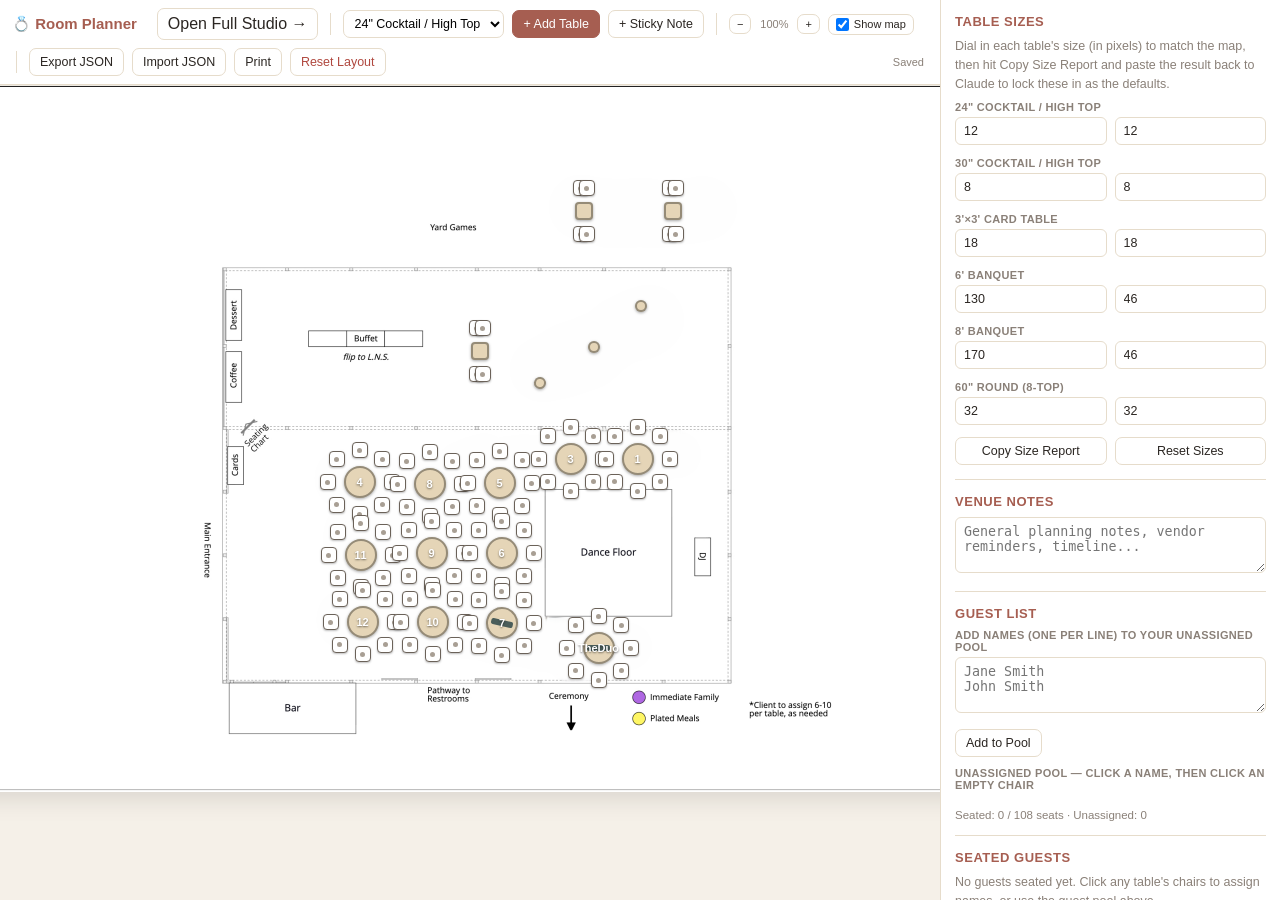
<file: index.html>
<!doctype html>
<html lang="en">
<head>
<meta charset="UTF-8">
<meta name="viewport" content="width=device-width, initial-scale=1.0">
<title>Wedding Room Planner</title>
<style>
  :root{
    --bg:#f5f0e8;
    --panel:#ffffff;
    --ink:#2b2622;
    --muted:#8a8078;
    --line:#e6dccb;
    --accent:#A65E51;
    --accent2:#C2934A;
    --danger:#b0483f;
    --radius:10px;
  }
  *{box-sizing:border-box;}
  html,body{margin:0;height:100%;background:var(--bg);color:var(--ink);
    font-family:-apple-system,BlinkMacSystemFont,"Segoe UI",Helvetica,Arial,sans-serif;}
  #app{display:flex;height:100vh;overflow:hidden;}

  /* ---------- Toolbar ---------- */
  #toolbar{
    display:flex;align-items:center;gap:8px;flex-wrap:wrap;
    padding:8px 12px;background:var(--panel);border-bottom:1px solid var(--line);
    position:absolute;top:0;left:0;right:340px;z-index:20;
  }
  #toolbar h1{font-size:15px;margin:0 12px 0 0;font-weight:700;color:var(--accent);white-space:nowrap;}
  #toolbar .sep{width:1px;height:22px;background:var(--line);margin:0 4px;}
  button, select, input[type=text]{
    font:inherit;font-size:12.5px;
  }
  .btn{
    border:1px solid var(--line);background:#fff;color:var(--ink);
    padding:6px 10px;border-radius:7px;cursor:pointer;white-space:nowrap;
    text-decoration:none;display:inline-block;
  }
  .btn:hover{border-color:var(--accent2);}
  .btn.primary{background:var(--accent);color:#fff;border-color:var(--accent);}
  .btn.primary:hover{background:#82563d;}
  .btn.danger{color:var(--danger);}
  .btn.small{padding:3px 7px;font-size:11px;}
  select{border:1px solid var(--line);border-radius:7px;padding:5px 6px;background:#fff;}

  /* ---------- Canvas area ---------- */
  #canvasWrap{
    flex:1;overflow:auto;position:relative;padding-top:46px;
    background:
      linear-gradient(var(--bg),var(--bg));
  }
  #canvasScroll{
    min-width:100%;min-height:100%;
    display:flex;align-items:flex-start;justify-content:center;
    padding:40px;
  }
  #room{
    position:relative;width:1057px;height:706px;
    background:#fff;box-shadow:0 6px 24px rgba(0,0,0,.12);
    transform-origin:top left;
    flex:none;
  }
  #room img#bgimg{
    position:absolute;top:0;left:0;width:100%;height:100%;
    pointer-events:none;user-select:none;
  }

  /* ---------- Table ---------- */
  .table{
    position:absolute;
    display:flex;align-items:center;justify-content:center;
    cursor:grab;
    box-shadow:0 1px 3px rgba(0,0,0,.35);
    border:2px solid rgba(0,0,0,.35);
    color:#fff;
    font-size:11px;font-weight:700;text-shadow:0 1px 2px rgba(0,0,0,.5);
    user-select:none;
  }
  .table.round{border-radius:50%;}
  .table.square,.table.rect{border-radius:4px;}
  .table.selected{outline:3px solid #2f8fd6;outline-offset:2px;}
  .table:active{cursor:grabbing;}
  .runner{
    position:absolute;pointer-events:none;border-radius:2px;
  }
  .tlabel{position:relative;z-index:2;pointer-events:none;text-align:center;line-height:1.15;}

  /* ---------- Chair ---------- */
  .chair{
    position:absolute;width:16px;height:16px;margin:-8px;
    background:#fff;border:1.5px solid #6b6259;border-radius:4px;
    cursor:pointer;
    display:flex;align-items:center;justify-content:center;
    font-size:8px;color:#3a352f;
    box-shadow:0 1px 2px rgba(0,0,0,.25);
  }
  .chair.filled{background:#ffe9b3;border-color:#c99a3f;}
  .chair.selected{outline:2px solid #2f8fd6;}
  .chair .dot{width:5px;height:5px;border-radius:50%;background:#a89f94;}
  .chair.filled .dot{display:none;}

  /* ---------- Notes / sticky ---------- */
  .sticky{
    position:absolute;width:150px;min-height:90px;background:#E5D5B7;
    border:1px solid #C2934A;border-radius:4px;box-shadow:0 2px 6px rgba(0,0,0,.2);
    padding:8px;font-size:11.5px;cursor:grab;
  }
  .sticky:active{cursor:grabbing;}
  .sticky textarea{
    width:100%;height:70px;border:none;background:transparent;resize:none;
    font:inherit;outline:none;color:#4A3B2A;
  }
  .sticky .stickyHead{display:flex;justify-content:space-between;font-weight:700;color:#A65E51;margin-bottom:2px;}

  /* ---------- Side panel ---------- */
  #panel{
    width:340px;flex:none;background:var(--panel);border-left:1px solid var(--line);
    overflow-y:auto;padding:14px;
  }
  #panel h2{font-size:13px;margin:0 0 8px;color:var(--accent);text-transform:uppercase;letter-spacing:.04em;}
  .field{margin-bottom:12px;}
  .field label{display:block;font-size:11px;color:var(--muted);margin-bottom:4px;font-weight:600;text-transform:uppercase;letter-spacing:.03em;}
  .field input[type=text], .field textarea, .field select{
    width:100%;padding:6px 8px;border:1px solid var(--line);border-radius:6px;background:#fff;color:var(--ink);
  }
  .field textarea{resize:vertical;min-height:56px;}
  .row{display:flex;gap:8px;}
  .row > *{flex:1;}
  .swatches{display:flex;flex-wrap:wrap;gap:6px;margin-top:4px;}
  .swatch{width:22px;height:22px;border-radius:50%;border:2px solid #fff;box-shadow:0 0 0 1px var(--line);cursor:pointer;}
  .swatch.active{box-shadow:0 0 0 2px var(--accent);}
  .seatlist{display:flex;flex-direction:column;gap:4px;max-height:220px;overflow-y:auto;}
  .seatrow{display:flex;gap:6px;align-items:center;}
  .seatrow span{width:18px;font-size:10px;color:var(--muted);}
  .seatrow input{flex:1;padding:4px 6px;border:1px solid var(--line);border-radius:5px;font-size:12px;}
  .empty-hint{color:var(--muted);font-size:12.5px;line-height:1.5;}
  hr.sep2{border:none;border-top:1px solid var(--line);margin:14px 0;}
  #guestPool{display:flex;flex-wrap:wrap;gap:5px;margin-top:6px;max-height:140px;overflow-y:auto;}
  .chip{
    background:#f1ece5;border:1px solid var(--line);border-radius:12px;
    padding:3px 9px;font-size:11.5px;cursor:pointer;
  }
  .chip:hover{border-color:var(--accent2);}
  .stat{font-size:11.5px;color:var(--muted);margin-top:6px;}
  .zoomctl{display:flex;align-items:center;gap:4px;}
  .zoomctl span{font-size:11px;width:38px;text-align:center;color:var(--muted);}
  #saveState{font-size:11px;color:var(--muted);margin-left:auto;padding-right:4px;white-space:nowrap;}

  @media print{
    #toolbar,#panel{display:none!important;}
    #canvasWrap{padding:0;overflow:visible;}
    #canvasScroll{padding:0;}
    #app{height:auto;}
    #room{box-shadow:none;}
  }
</style>
</head>
<body>
<div id="app">
  <div id="toolbar">
    <h1>💍 Room Planner</h1>
    <a class="btn" href="./studio/" title="Guests, budget, vendors, timeline, and more">Open Full Studio →</a>
    <div class="sep"></div>
    <select id="addTableType"></select>
    <button class="btn primary" id="addTableBtn">+ Add Table</button>
    <button class="btn" id="addNoteBtn">+ Sticky Note</button>
    <div class="sep"></div>
    <div class="zoomctl">
      <button class="btn small" id="zoomOut">−</button>
      <span id="zoomLabel">100%</span>
      <button class="btn small" id="zoomIn">+</button>
    </div>
    <label class="btn small" style="display:flex;align-items:center;gap:5px;">
      <input type="checkbox" id="bgToggle" checked style="margin:0;"> Show map
    </label>
    <div class="sep"></div>
    <button class="btn" id="exportBtn">Export JSON</button>
    <button class="btn" id="importBtn">Import JSON</button>
    <input type="file" id="importFile" accept="application/json" style="display:none;">
    <button class="btn" id="printBtn">Print</button>
    <button class="btn danger" id="resetBtn">Reset Layout</button>
    <span id="saveState">Saved</span>
  </div>

  <div id="canvasWrap">
    <div id="canvasScroll">
      <div id="room">
        <img id="bgimg" src="maplayout.png" alt="Venue map">
        <!-- tables, chairs, stickies injected here -->
      </div>
    </div>
  </div>

  <div id="panel"></div>
</div>

<script>
(function(){
  "use strict";

  // Wedding palette: Terracotta, Deep Teal/Eucalyptus, Ochre, Dusty Rose, Champagne
  var PALETTE = {
    terracotta: '#A65E51',
    teal:       '#4A5D5A',
    ochre:      '#C2934A',
    dustyrose:  '#C08E83',
    champagne:  '#E5D5B7'
  };

  var TABLE_TYPES = {
    cocktail24: {label:'24" Cocktail / High Top', shape:'round', w:12, h:12, seats:0, color:PALETTE.teal},
    cocktail30: {label:'30" Cocktail / High Top', shape:'round', w:8,  h:8,  seats:0, color:PALETTE.teal},
    card3x3:    {label:'3\'×3\' Card Table',        shape:'square', w:18, h:18, seats:4, color:PALETTE.dustyrose},
    banquet6:   {label:"6' Banquet",                shape:'rect', w:130, h:46, seats:6, color:PALETTE.terracotta},
    banquet8:   {label:"8' Banquet",                shape:'rect', w:170, h:46, seats:8, color:PALETTE.terracotta},
    round60:    {label:'60" Round (8-top)',         shape:'round', w:32, h:32, seats:8, color:PALETTE.terracotta}
  };

  // Table color swatches — the wedding palette first, plus a few practical extras
  var COLORS = [PALETTE.terracotta, PALETTE.teal, PALETTE.ochre, PALETTE.dustyrose, PALETTE.champagne,
                '#8a8078', '#3f3a35', '#5c7a99'];
  // Runner colors — champagne linen + palette accents, plus white/neutral options
  var RUNNER_COLORS = [PALETTE.champagne, '#ffffff', PALETTE.dustyrose, PALETTE.terracotta,
                       PALETTE.ochre, PALETTE.teal, '#eae4da', '#d6c6a3'];

  var STORAGE_KEY = 'weddingRoomPlannerState_v1';

  var state = null;
  var selectedId = null;
  var zoom = 1;
  var saveTimer = null;

  // ---------- default / seed layout ----------
  // Positions/rotations below are the client's own dialed-in layout (exported
  // from the app), not a guess — table sizes are now the TABLE_TYPES defaults.
  function seedState(){
    var s = { tables: [], stickies: [], guestPool: [], notes: '', nextId: 1, tableSizes: {} };
    function id(){ return 't' + (s.nextId++); }

    function addTable(type, x, y, rot, label, opts){
      opts = opts || {};
      var def = TABLE_TYPES[type];
      var n = (opts.seats !== undefined) ? opts.seats : def.seats;
      var seats = [];
      for (var i=0;i<n;i++) seats.push({name:''});
      var t = mkTable(id(), type, x, y, rot||0, label||'', seats);
      if (opts.color) t.color = opts.color;
      if (opts.runner) { t.runner = true; t.runnerColor = opts.runnerColor || t.runnerColor; }
      s.tables.push(t);
    }

    var CHAMPAGNE = PALETTE.champagne, TEAL = PALETTE.teal;

    // dinner tables (all 60" rounds, 8-top)
    addTable('round60', 629, 373, 0, '3',  {color: CHAMPAGNE});
    addTable('round60', 696, 373, 0, '1',  {color: CHAMPAGNE});
    addTable('round60', 418, 396, 0, '4',  {color: CHAMPAGNE});
    addTable('round60', 488, 398, 0, '8',  {color: CHAMPAGNE});
    addTable('round60', 558, 397, 0, '5',  {color: CHAMPAGNE});
    addTable('round60', 419, 469, 0, '11', {color: CHAMPAGNE});
    addTable('round60', 490, 467, 0, '9',  {color: CHAMPAGNE});
    addTable('round60', 560, 467, 0, '6',  {color: CHAMPAGNE});
    addTable('round60', 421, 536, 0, '12', {color: CHAMPAGNE});
    addTable('round60', 491, 536, 0, '10', {color: CHAMPAGNE});
    addTable('round60', 560, 537, 13,'7',  {color: CHAMPAGNE, runner: true, runnerColor: TEAL});

    // sweetheart table
    addTable('round60', 657, 562, 0, 'TheDuo', {color: CHAMPAGNE, runner: true, runnerColor: TEAL});

    // hi-top cocktail circles (standing, no seats)
    addTable('cocktail24', 598, 297, 8, '', {color: CHAMPAGNE});
    addTable('cocktail24', 652, 261, 0, '', {color: CHAMPAGNE});
    addTable('cocktail24', 699, 220, 0, '', {color: CHAMPAGNE});

    // extra seating card tables
    addTable('card3x3', 538, 265, 0, '', {color: CHAMPAGNE});
    addTable('card3x3', 642, 125, 0, '', {color: CHAMPAGNE});
    addTable('card3x3', 731, 125, 0, '', {color: CHAMPAGNE});

    return s;
  }

  function mkTable(tid, type, x, y, rot, label, seats){
    var def = TABLE_TYPES[type];
    return {
      id: tid, type: type, x: x, y: y, rot: rot||0,
      label: label||'', color: def.color, runner: false, runnerColor: '#ffffff',
      notes: '', seats: seats
    };
  }

  // ---------- persistence ----------
  function save(){
    try{
      localStorage.setItem(STORAGE_KEY, JSON.stringify(state));
      flashSaved();
    }catch(e){ console.warn('save failed', e); }
  }
  function scheduleSave(){
    clearTimeout(saveTimer);
    document.getElementById('saveState').textContent = 'Saving…';
    saveTimer = setTimeout(save, 350);
  }
  function flashSaved(){
    document.getElementById('saveState').textContent =
      'Saved ' + new Date().toLocaleTimeString([], {hour:'2-digit',minute:'2-digit'});
  }
  function load(){
    try{
      var raw = localStorage.getItem(STORAGE_KEY);
      if (raw) return JSON.parse(raw);
    }catch(e){ console.warn('load failed', e); }
    return null;
  }

  state = load() || seedState();
  state.tableSizes = state.tableSizes || {}; // per-type {w,h} overrides, dialed in visually

  // merged type definition: base catalog entry + any size override the user has dialed in
  function typeDef(type){
    var base = TABLE_TYPES[type];
    var override = state.tableSizes[type];
    if (!override) return base;
    return { label: base.label, shape: base.shape, seats: base.seats, color: base.color,
             w: override.w, h: override.h };
  }

  // ---------- seat position helper ----------
  function defaultSeatPositions(table){
    var def = typeDef(table.type);
    var n = table.seats.length;
    var pts = [];
    if (n === 0) return pts;
    if (def.shape === 'round'){
      var r = def.w/2 + 16;
      for (var i=0;i<n;i++){
        var a = (Math.PI*2 * i / n) - Math.PI/2;
        pts.push({x: table.x + r*Math.cos(a), y: table.y + r*Math.sin(a)});
      }
    } else {
      // rect/square: distribute along the two long edges (top/bottom), then sides if needed
      var hw = def.w/2, hh = def.h/2, pad = 14;
      var perSide = Math.ceil(n/2);
      var idx = 0;
      for (var side=0; side<2 && idx<n; side++){
        var yOff = side===0 ? -(hh+pad) : (hh+pad);
        var count = Math.min(perSide, n-idx);
        for (var k=0;k<count;k++){
          var frac = (k+1)/(count+1);
          var xOff = -hw + frac*def.w*2*hw/def.w; // placeholder, replaced below
          xOff = -hw + frac*(2*hw);
          pts.push(rot({x:xOff,y:yOff}, table.rot, table));
          idx++;
        }
      }
    }
    return pts;
  }
  function rot(local, deg, table){
    var rad = deg * Math.PI/180;
    var cx = Math.cos(rad), sx = Math.sin(rad);
    return {
      x: table.x + local.x*cx - local.y*sx,
      y: table.y + local.x*sx + local.y*cx
    };
  }

  function ensureSeatPositions(table, forceAll){
    var pts = defaultSeatPositions(table);
    for (var i=0;i<table.seats.length;i++){
      var seat = table.seats[i];
      if (forceAll || seat.x === undefined || seat.y === undefined){
        seat.x = pts[i] ? pts[i].x : table.x;
        seat.y = pts[i] ? pts[i].y : table.y;
      }
    }
  }

  // recompute seats whose position hasn't been manually dragged (custom flag false)
  function relayoutTable(table, opts){
    opts = opts || {};
    var pts = defaultSeatPositions(table);
    for (var i=0;i<table.seats.length;i++){
      var seat = table.seats[i];
      if (opts.force || !seat.custom){
        if (pts[i]){ seat.x = pts[i].x; seat.y = pts[i].y; }
      }
    }
  }

  // ---------- rendering ----------
  var room = document.getElementById('room');
  var panel = document.getElementById('panel');

  function render(){
    // clear dynamic nodes
    Array.prototype.slice.call(room.querySelectorAll('.table,.chair,.sticky')).forEach(function(n){ n.remove(); });

    state.tables.forEach(renderTable);
    state.stickies.forEach(renderSticky);

    room.style.transform = 'scale(' + zoom + ')';
    document.getElementById('zoomLabel').textContent = Math.round(zoom*100) + '%';
    document.getElementById('bgimg').style.display = document.getElementById('bgToggle').checked ? '' : 'none';

    renderPanel();
  }

  function renderTable(table){
    var def = typeDef(table.type);
    var el = document.createElement('div');
    el.className = 'table ' + def.shape + (table.id===selectedId ? ' selected':'');
    el.style.width = def.w+'px';
    el.style.height = def.h+'px';
    el.style.left = table.x+'px';
    el.style.top = table.y+'px';
    el.style.marginLeft = (-def.w/2)+'px';
    el.style.marginTop = (-def.h/2)+'px';
    el.style.background = table.color;
    el.style.transform = 'rotate('+table.rot+'deg)';
    el.dataset.id = table.id;

    if (table.runner){
      var runner = document.createElement('div');
      runner.className = 'runner';
      runner.style.background = table.runnerColor;
      if (def.shape === 'round'){
        runner.style.left = '10%'; runner.style.right='10%';
        runner.style.top = '40%'; runner.style.height = '20%';
      } else {
        runner.style.left = '6%'; runner.style.right='6%';
        runner.style.top = '38%'; runner.style.height = '24%';
      }
      el.appendChild(runner);
    }

    var lbl = document.createElement('div');
    lbl.className = 'tlabel';
    lbl.style.transform = 'rotate(' + (-table.rot) + 'deg)';
    lbl.textContent = table.label || '';
    el.appendChild(lbl);

    makeDraggable(el, function(dx,dy){
      table.x += dx; table.y += dy;
      table.seats.forEach(function(seat){ seat.x += dx; seat.y += dy; });
      quickMoveDom(table);
    }, function(){ scheduleSave(); });

    el.addEventListener('click', function(ev){
      ev.stopPropagation();
      selectedId = table.id;
      render();
    });

    room.appendChild(el);

    // chairs
    if (!table._seatInit){ ensureSeatPositions(table); table._seatInit = true; }
    table.seats.forEach(function(seat, idx){ renderChair(table, seat, idx); });
  }

  function quickMoveDom(table){
    // lightweight reposition during drag without full re-render (perf + keeps focus)
    var el = room.querySelector('.table[data-id="'+table.id+'"]');
    if (el){ el.style.left = table.x+'px'; el.style.top = table.y+'px'; }
    table.seats.forEach(function(seat){
      var cel = room.querySelector('.chair[data-tid="'+table.id+'"][data-sid="'+seat._uid+'"]');
      if (cel){ cel.style.left = seat.x+'px'; cel.style.top = seat.y+'px'; }
    });
  }

  var seatUidCounter = 1;
  function renderChair(table, seat, idx){
    if (!seat._uid) seat._uid = seatUidCounter++;
    var el = document.createElement('div');
    el.className = 'chair' + (seat.name ? ' filled':'') + (selectedId===('seat:'+table.id+':'+idx)?' selected':'');
    el.style.left = seat.x+'px';
    el.style.top = seat.y+'px';
    el.dataset.tid = table.id;
    el.dataset.sid = seat._uid;
    el.title = seat.name || 'Empty seat — click to assign';
    if (!seat.name){
      var dot = document.createElement('div');
      dot.className='dot';
      el.appendChild(dot);
    } else {
      el.textContent = initials(seat.name);
    }

    makeDraggable(el, function(dx,dy){
      seat.x += dx; seat.y += dy; seat.custom = true;
      el.style.left = seat.x+'px'; el.style.top = seat.y+'px';
    }, function(){ scheduleSave(); }, true);

    el.addEventListener('click', function(ev){
      ev.stopPropagation();
      var name = window.prompt('Guest name for this seat (table ' + (table.label||table.id) + '):', seat.name||'');
      if (name !== null){
        seat.name = name.trim();
        scheduleSave();
        render();
      }
    });

    room.appendChild(el);
  }

  function initials(name){
    return name.split(/\s+/).map(function(p){return p[0];}).slice(0,2).join('').toUpperCase();
  }

  function renderSticky(note){
    var el = document.createElement('div');
    el.className = 'sticky';
    el.style.left = note.x+'px';
    el.style.top = note.y+'px';
    el.innerHTML = '<div class="stickyHead"><span>Note</span><span class="delnote" style="cursor:pointer;">✕</span></div>';
    var ta = document.createElement('textarea');
    ta.value = note.text || '';
    ta.placeholder = 'Type a note…';
    ta.addEventListener('input', function(){ note.text = ta.value; scheduleSave(); });
    ta.addEventListener('mousedown', function(ev){ ev.stopPropagation(); });
    el.appendChild(ta);

    el.querySelector('.delnote').addEventListener('click', function(ev){
      ev.stopPropagation();
      state.stickies = state.stickies.filter(function(n){ return n!==note; });
      scheduleSave(); render();
    });

    makeDraggable(el, function(dx,dy){
      note.x += dx; note.y += dy;
      el.style.left = note.x+'px'; el.style.top = note.y+'px';
    }, function(){ scheduleSave(); });

    room.appendChild(el);
  }

  // ---------- drag helper (pointer events, zoom-aware) ----------
  function makeDraggable(el, onMove, onEnd, isChair){
    el.addEventListener('pointerdown', function(ev){
      if (ev.button !== 0) return;
      ev.preventDefault();
      ev.stopPropagation();
      el.setPointerCapture(ev.pointerId);
      var lastX = ev.clientX, lastY = ev.clientY;
      var moved = false;
      function onPointerMove(e){
        var dx = (e.clientX - lastX) / zoom;
        var dy = (e.clientY - lastY) / zoom;
        if (Math.abs(dx) > 0.3 || Math.abs(dy) > 0.3) moved = true;
        lastX = e.clientX; lastY = e.clientY;
        onMove(dx, dy);
      }
      function onPointerUp(e){
        el.removeEventListener('pointermove', onPointerMove);
        el.removeEventListener('pointerup', onPointerUp);
        if (moved){ el._suppressClick = true; onEnd(); }
      }
      el.addEventListener('pointermove', onPointerMove);
      el.addEventListener('pointerup', onPointerUp);
    });
    el.addEventListener('click', function(ev){
      if (el._suppressClick){ el._suppressClick = false; ev.stopImmediatePropagation(); }
    }, true);
  }

  // click empty room = deselect
  room.addEventListener('click', function(){ selectedId = null; render(); });

  // ---------- panel ----------
  function renderPanel(){
    panel.innerHTML = '';
    var table = state.tables.find(function(t){ return t.id===selectedId; });

    if (table){
      renderTablePanel(table);
    } else {
      renderGlobalPanel();
    }
  }

  function renderTablePanel(table){
    var def = typeDef(table.type);
    var html = '';
    html += '<h2>Table Settings</h2>';
    html += '<div class="field"><label>Label</label><input type="text" id="f-label" value="'+escapeAttr(table.label)+'"></div>';
    html += '<div class="field"><label>Table Type</label><select id="f-type">';
    Object.keys(TABLE_TYPES).forEach(function(k){
      html += '<option value="'+k+'"'+(k===table.type?' selected':'')+'>'+TABLE_TYPES[k].label+'</option>';
    });
    html += '</select></div>';
    html += '<div class="stat">Current size: '+Math.round(def.w)+' × '+Math.round(def.h)+' px &middot; '+
            'adjust all tables of this type from the sidebar when nothing is selected.</div>';

    html += '<div class="row">';
    html += '<div class="field"><label>Rotation</label><input type="range" id="f-rot" min="0" max="359" value="'+table.rot+'"></div>';
    html += '<div class="field"><label>Seats</label><input type="text" id="f-seatcount" value="'+table.seats.length+'" style="width:60px;"></div>';
    html += '</div>';

    html += '<div class="field"><label>Table Color</label><div class="swatches" id="f-color"></div></div>';
    html += '<div class="field"><label><input type="checkbox" id="f-runner-on" '+(table.runner?'checked':'')+' style="margin-right:6px;">Horizontal Runner</label>';
    html += '<div class="swatches" id="f-runnercolor" style="'+(table.runner?'':'opacity:.35;pointer-events:none;')+'"></div></div>';

    html += '<div class="field"><label>Guests</label><div class="seatlist" id="f-seats"></div></div>';

    html += '<div class="field"><label>Table Notes</label><textarea id="f-notes" placeholder="e.g. gluten-free x2, near speaker...">'+escapeHtml(table.notes)+'</textarea></div>';

    html += '<div class="row"><button class="btn" id="f-duplicate">Duplicate</button><button class="btn danger" id="f-delete">Delete Table</button></div>';

    panel.innerHTML = html;

    document.getElementById('f-label').addEventListener('input', function(e){
      table.label = e.target.value; scheduleSave();
      var el = room.querySelector('.table[data-id="'+table.id+'"] .tlabel');
      if (el) el.textContent = table.label;
    });

    document.getElementById('f-type').addEventListener('change', function(e){
      table.type = e.target.value;
      table.color = TABLE_TYPES[table.type].color;
      var wantSeats = TABLE_TYPES[table.type].seats;
      resizeSeats(table, wantSeats);
      relayoutTable(table, {force:true});
      scheduleSave(); render();
    });

    document.getElementById('f-rot').addEventListener('input', function(e){
      table.rot = parseInt(e.target.value,10);
      relayoutTable(table);
      scheduleSave(); render();
    });

    document.getElementById('f-seatcount').addEventListener('change', function(e){
      var n = Math.max(0, Math.min(20, parseInt(e.target.value,10)||0));
      resizeSeats(table, n);
      relayoutTable(table, {force:true});
      scheduleSave(); render();
    });

    var colorWrap = document.getElementById('f-color');
    COLORS.forEach(function(c){
      var sw = document.createElement('div');
      sw.className = 'swatch' + (table.color===c?' active':'');
      sw.style.background = c;
      sw.addEventListener('click', function(){ table.color=c; scheduleSave(); render(); });
      colorWrap.appendChild(sw);
    });

    document.getElementById('f-runner-on').addEventListener('change', function(e){
      table.runner = e.target.checked; scheduleSave(); render();
    });
    var runnerWrap = document.getElementById('f-runnercolor');
    RUNNER_COLORS.forEach(function(c){
      var sw = document.createElement('div');
      sw.className = 'swatch' + (table.runnerColor===c?' active':'');
      sw.style.background = c;
      sw.addEventListener('click', function(){ table.runnerColor=c; scheduleSave(); render(); });
      runnerWrap.appendChild(sw);
    });

    var seatWrap = document.getElementById('f-seats');
    table.seats.forEach(function(seat, i){
      var row = document.createElement('div');
      row.className = 'seatrow';
      row.innerHTML = '<span>'+(i+1)+'</span>';
      var inp = document.createElement('input');
      inp.type = 'text'; inp.placeholder='Guest name'; inp.value = seat.name||'';
      inp.addEventListener('input', function(){ seat.name = inp.value; scheduleSave(); updateChairDom(table,seat); });
      row.appendChild(inp);
      seatWrap.appendChild(row);
    });

    document.getElementById('f-notes').addEventListener('input', function(e){
      table.notes = e.target.value; scheduleSave();
    });

    document.getElementById('f-duplicate').addEventListener('click', function(){
      var copy = JSON.parse(JSON.stringify(table));
      copy.id = 't' + (state.nextId++);
      copy.x += 24; copy.y += 24;
      copy.seats.forEach(function(s){ s.x += 24; s.y += 24; delete s._uid; });
      delete copy._seatInit;
      state.tables.push(copy);
      selectedId = copy.id;
      scheduleSave(); render();
    });

    document.getElementById('f-delete').addEventListener('click', function(){
      if (!window.confirm('Delete this table and its seating?')) return;
      state.tables = state.tables.filter(function(t){ return t!==table; });
      selectedId = null;
      scheduleSave(); render();
    });
  }

  function updateChairDom(table, seat){
    var el = room.querySelector('.chair[data-tid="'+table.id+'"][data-sid="'+seat._uid+'"]');
    if (!el) return;
    el.classList.toggle('filled', !!seat.name);
    el.title = seat.name || 'Empty seat — click to assign';
    el.textContent = '';
    if (seat.name){ el.textContent = initials(seat.name); }
    else { var d=document.createElement('div'); d.className='dot'; el.appendChild(d); }
  }

  function resizeSeats(table, n){
    while (table.seats.length < n) table.seats.push({name:''});
    while (table.seats.length > n) table.seats.pop();
  }

  function renderGlobalPanel(){
    var allGuests = [];
    state.tables.forEach(function(t){
      t.seats.forEach(function(s){ if (s.name) allGuests.push({name:s.name, table:t.label||t.id}); });
    });
    var totalSeats = state.tables.reduce(function(a,t){return a+t.seats.length;},0);

    var html = '';
    html += '<h2>Table Sizes</h2>';
    html += '<div class="empty-hint" style="margin-bottom:8px;">Dial in each table\'s size (in pixels) to match the map, then hit Copy Size Report and paste the result back to Claude to lock these in as the defaults.</div>';
    Object.keys(TABLE_TYPES).forEach(function(k){
      var d = typeDef(k);
      html += '<div class="field"><label>'+TABLE_TYPES[k].label+'</label><div class="row">';
      html += '<input type="text" inputmode="numeric" class="sizeInput" data-type="'+k+'" data-axis="w" value="'+Math.round(d.w)+'" placeholder="width">';
      html += '<input type="text" inputmode="numeric" class="sizeInput" data-type="'+k+'" data-axis="h" value="'+Math.round(d.h)+'" placeholder="height">';
      html += '</div></div>';
    });
    html += '<div class="row"><button class="btn" id="f-sizereport">Copy Size Report</button><button class="btn" id="f-sizereset">Reset Sizes</button></div>';

    html += '<hr class="sep2">';
    html += '<h2>Venue Notes</h2>';
    html += '<div class="field"><textarea id="f-globalnotes" placeholder="General planning notes, vendor reminders, timeline...">'+escapeHtml(state.notes||'')+'</textarea></div>';

    html += '<hr class="sep2">';
    html += '<h2>Guest List</h2>';
    html += '<div class="field"><label>Add names (one per line) to your unassigned pool</label><textarea id="f-pooladd" placeholder="Jane Smith\nJohn Smith"></textarea></div>';
    html += '<button class="btn" id="f-pooladdbtn">Add to Pool</button>';
    html += '<div class="field" style="margin-top:10px;"><label>Unassigned Pool — click a name, then click an empty chair</label><div id="guestPool"></div></div>';

    html += '<div class="stat">Seated: '+allGuests.length+' / '+totalSeats+' seats &middot; Unassigned: '+state.guestPool.length+'</div>';

    html += '<hr class="sep2">';
    html += '<h2>Seated Guests</h2>';
    if (allGuests.length){
      html += '<div class="seatlist" style="max-height:260px;">';
      allGuests.forEach(function(g){
        html += '<div class="seatrow"><span></span><input type="text" value="'+escapeAttr(g.name+'  —  Table '+g.table)+'" readonly></div>';
      });
      html += '</div>';
    } else {
      html += '<div class="empty-hint">No guests seated yet. Click any table\'s chairs to assign names, or use the guest pool above.</div>';
    }

    panel.innerHTML = html;

    Array.prototype.slice.call(panel.querySelectorAll('.sizeInput')).forEach(function(inp){
      inp.addEventListener('change', function(){
        var type = inp.dataset.type, axis = inp.dataset.axis;
        var val = Math.max(8, Math.min(400, parseInt(inp.value,10) || TABLE_TYPES[type][axis]));
        var cur = typeDef(type);
        var next = { w: cur.w, h: cur.h };
        next[axis] = val;
        state.tableSizes[type] = next;
        // resize + relayout every table of this type
        state.tables.filter(function(t){ return t.type===type; }).forEach(function(t){
          relayoutTable(t, {force:true});
        });
        scheduleSave(); render();
      });
    });

    document.getElementById('f-sizereport').addEventListener('click', function(){
      var lines = ['Table Size Report (px)'];
      Object.keys(TABLE_TYPES).forEach(function(k){
        var d = typeDef(k);
        lines.push(TABLE_TYPES[k].label + ': ' + Math.round(d.w) + ' x ' + Math.round(d.h) + ' (key: ' + k + ')');
      });
      var text = lines.join('\n');
      if (navigator.clipboard && navigator.clipboard.writeText){
        navigator.clipboard.writeText(text).then(function(){
          alert('Copied to clipboard — paste it back to Claude:\n\n' + text);
        }).catch(function(){ window.prompt('Copy this and paste it back to Claude:', text); });
      } else {
        window.prompt('Copy this and paste it back to Claude:', text);
      }
    });

    document.getElementById('f-sizereset').addEventListener('click', function(){
      if (!window.confirm('Reset all table sizes to the built-in defaults?')) return;
      state.tableSizes = {};
      state.tables.forEach(function(t){ relayoutTable(t, {force:true}); });
      scheduleSave(); render();
    });

    document.getElementById('f-globalnotes').addEventListener('input', function(e){
      state.notes = e.target.value; scheduleSave();
    });

    document.getElementById('f-pooladdbtn').addEventListener('click', function(){
      var ta = document.getElementById('f-pooladd');
      var names = ta.value.split('\n').map(function(s){return s.trim();}).filter(Boolean);
      state.guestPool = state.guestPool.concat(names);
      ta.value = '';
      scheduleSave(); render();
    });

    var poolWrap = document.getElementById('guestPool');
    state.guestPool.forEach(function(name, i){
      var chip = document.createElement('div');
      chip.className = 'chip' + (activePoolChip===i ? '' : '');
      chip.textContent = name;
      chip.style.outline = (activePoolChip===i) ? '2px solid #2f8fd6' : '';
      chip.addEventListener('click', function(){
        activePoolChip = (activePoolChip===i) ? null : i;
        renderPanel();
      });
      poolWrap.appendChild(chip);
    });
  }

  var activePoolChip = null;

  // allow clicking an empty chair to consume the active pool chip
  room.addEventListener('click', function(ev){
    if (activePoolChip===null) return;
    var chairEl = ev.target.closest ? ev.target.closest('.chair') : null;
    if (!chairEl) return;
    var tid = chairEl.dataset.tid, sid = chairEl.dataset.sid;
    var table = state.tables.find(function(t){return t.id===tid;});
    if (!table) return;
    var seat = table.seats.find(function(s){return String(s._uid)===String(sid);});
    if (!seat || seat.name) return;
    ev.stopPropagation();
    seat.name = state.guestPool[activePoolChip];
    state.guestPool.splice(activePoolChip,1);
    activePoolChip = null;
    scheduleSave(); render();
  }, true);

  function escapeHtml(s){ return (s||'').replace(/[&<>]/g, function(c){return {'&':'&amp;','<':'&lt;','>':'&gt;'}[c];}); }
  function escapeAttr(s){ return escapeHtml(s).replace(/"/g,'&quot;'); }

  // ---------- toolbar wiring ----------
  var addSel = document.getElementById('addTableType');
  Object.keys(TABLE_TYPES).forEach(function(k){
    var o = document.createElement('option');
    o.value = k; o.textContent = TABLE_TYPES[k].label;
    addSel.appendChild(o);
  });

  document.getElementById('addTableBtn').addEventListener('click', function(){
    var type = addSel.value;
    var def = TABLE_TYPES[type];
    var seats = [];
    for (var i=0;i<def.seats;i++) seats.push({name:''});
    var t = mkTable('t'+(state.nextId++), type, 530, 350, 0, '', seats);
    state.tables.push(t);
    selectedId = t.id;
    scheduleSave(); render();
  });

  document.getElementById('addNoteBtn').addEventListener('click', function(){
    state.stickies.push({x: 500, y: 320, text:''});
    scheduleSave(); render();
  });

  document.getElementById('zoomIn').addEventListener('click', function(){ zoom = Math.min(2, zoom+0.1); render(); });
  document.getElementById('zoomOut').addEventListener('click', function(){ zoom = Math.max(0.3, zoom-0.1); render(); });
  document.getElementById('bgToggle').addEventListener('change', render);

  document.getElementById('exportBtn').addEventListener('click', function(){
    var blob = new Blob([JSON.stringify(state,null,2)], {type:'application/json'});
    var a = document.createElement('a');
    a.href = URL.createObjectURL(blob);
    a.download = 'wedding-room-plan.json';
    a.click();
  });

  document.getElementById('importBtn').addEventListener('click', function(){
    document.getElementById('importFile').click();
  });
  document.getElementById('importFile').addEventListener('change', function(e){
    var file = e.target.files[0];
    if (!file) return;
    var reader = new FileReader();
    reader.onload = function(){
      try{
        var parsed = JSON.parse(reader.result);
        parsed.tableSizes = parsed.tableSizes || {};
        parsed.guestPool = parsed.guestPool || [];
        parsed.stickies = parsed.stickies || [];
        state = parsed;
        selectedId = null;
        scheduleSave(); render();
      }catch(err){ alert('Could not read that file: ' + err.message); }
    };
    reader.readAsText(file);
    e.target.value = '';
  });

  document.getElementById('printBtn').addEventListener('click', function(){ window.print(); });

  document.getElementById('resetBtn').addEventListener('click', function(){
    if (!window.confirm('Reset to the original venue layout? This clears your current plan.')) return;
    state = seedState();
    selectedId = null;
    scheduleSave(); render();
  });

  render();
})();
</script>
</body>
</html>
</file>
